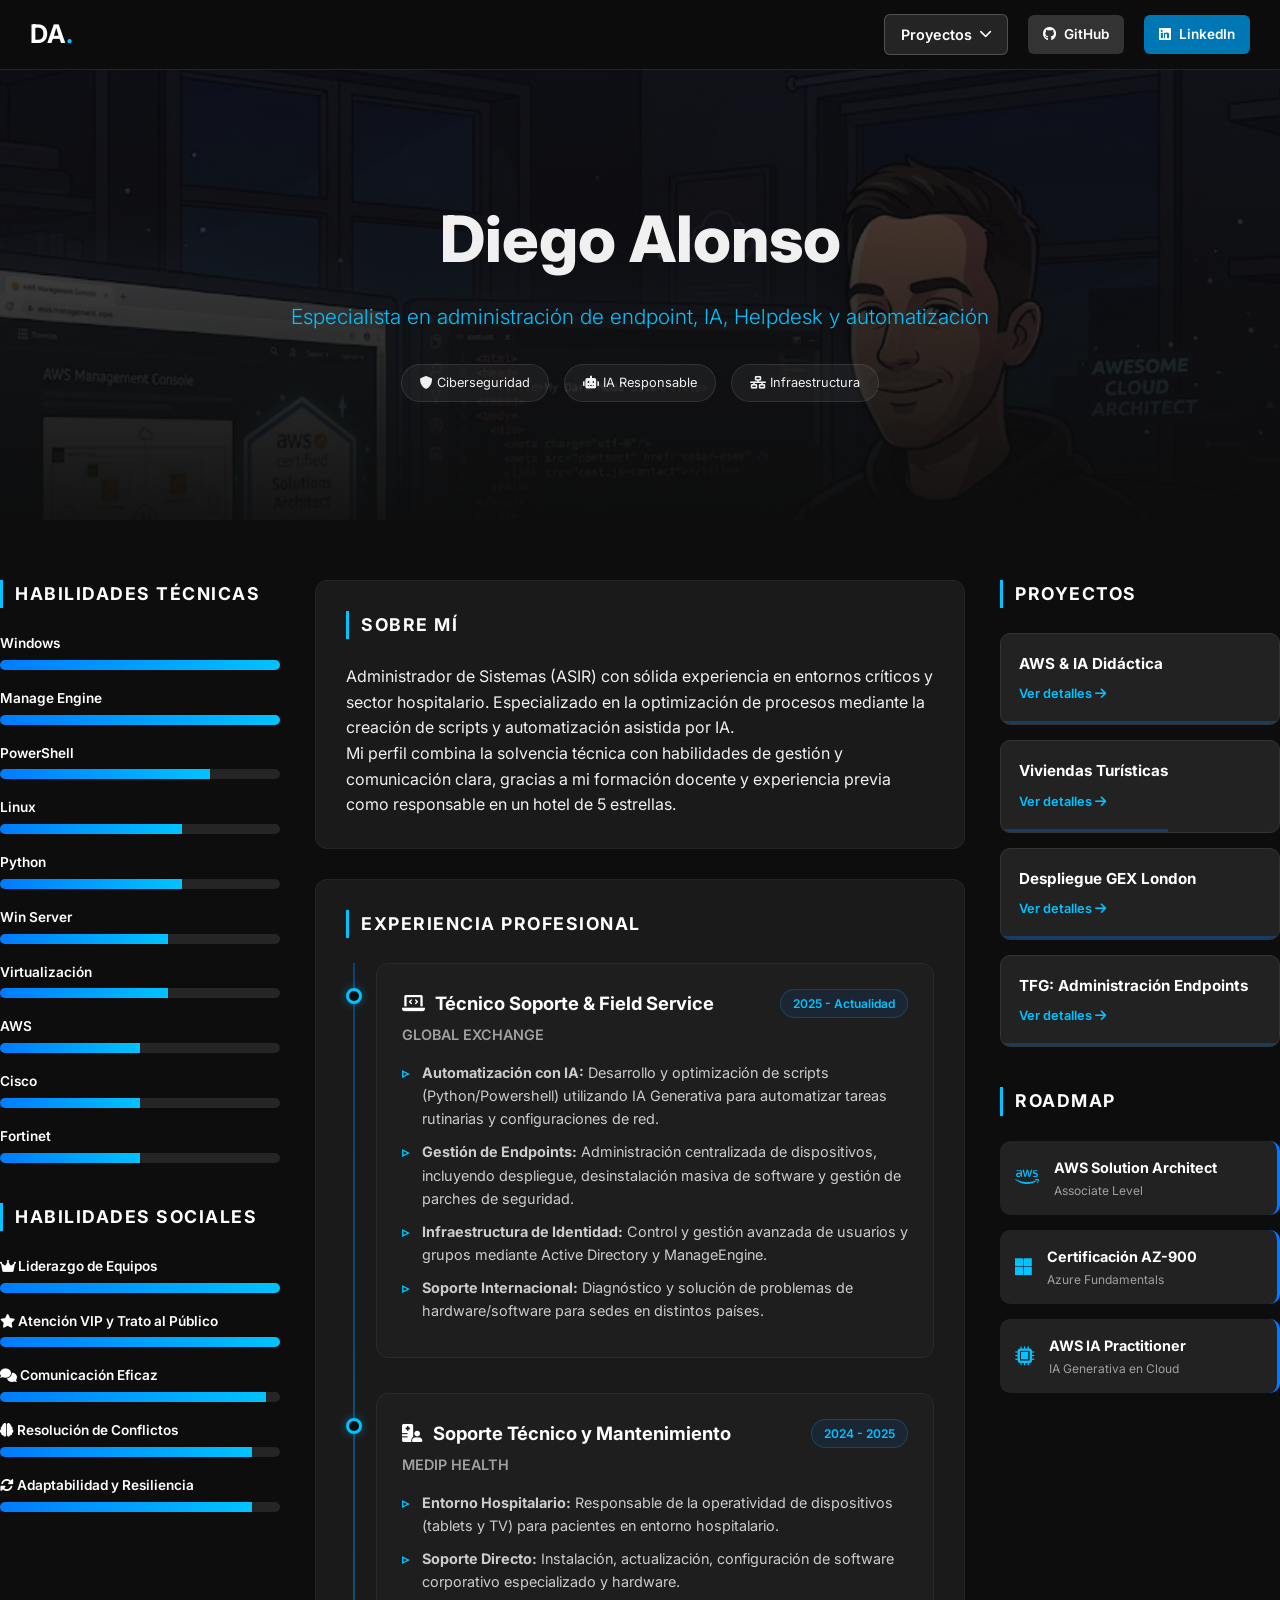
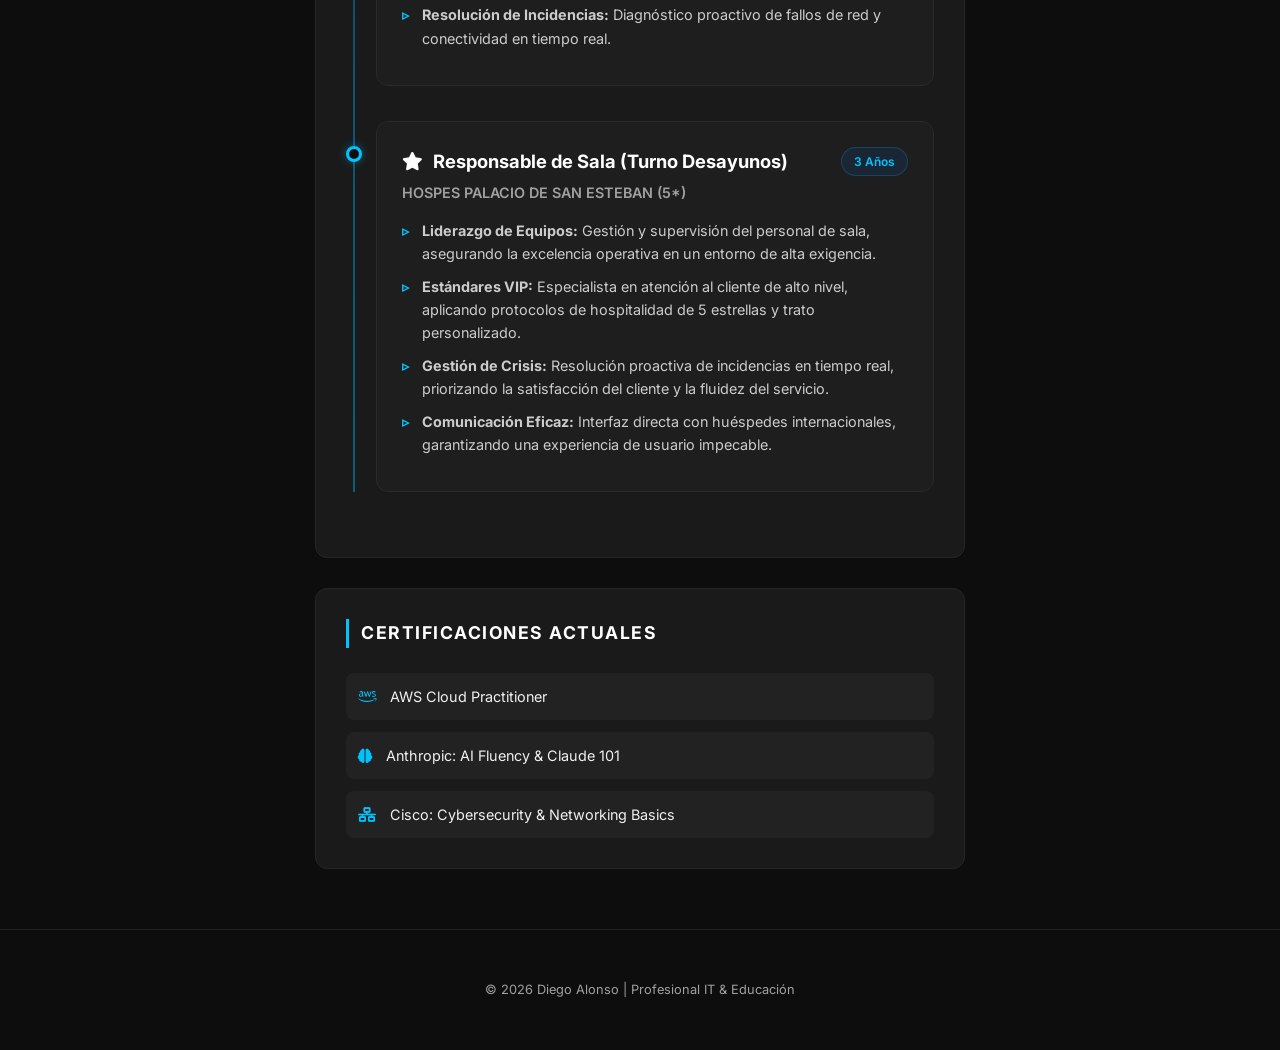
<file: index.html>
<!DOCTYPE html>
<html lang="es">
<head>
    <link rel="icon" type="image/png" href="assets/img/icono-web.png">
    <meta charset="UTF-8">
    <meta name="viewport" content="width=device-width, initial-scale=1.0">
    <title>Diego Alonso Chico| IT Portfolio</title>
    <link rel="stylesheet" href="style.css">
    <link href="https://fonts.googleapis.com/css2?family=Inter:wght@300;400;600;700&display=swap" rel="stylesheet">
    <link rel="stylesheet" href="https://cdnjs.cloudflare.com/ajax/libs/font-awesome/6.0.0/css/all.min.css">
</head>
<body class="dark-mode">

   <nav class="navbar">
        <div class="nav-container container">
            <a href="index.html" class="logo">DA<span>.</span></a>
            <ul class="nav-menu">
                
                <li class="dropdown">
                    <a href="#" class="nav-projects-btn">Proyectos <i class="fas fa-chevron-down"></i></a>
                    <ul class="dropdown-content">
                        <li><a href="proyecto1.html">AWS & IA Didáctica</a></li>
                        <li><a href="proyecto2.html">Viviendas Turísticas</a></li>
                        <li><a href="proyecto3.html">Despliegue GEX London</a></li>
                        <li><a href="proyecto4.html">TFG: Administración Endpoints</a></li>
                    </ul>
                </li>
                
                
                <li>
                    <a href="https://github.com/lonsochico" target="_blank" class="nav-social-btn github">
                        <i class="fab fa-github"></i> GitHub
                    </a>
                </li>
                
                <li>
                    <a href="https://www.linkedin.com/in/diego-alonso-chico-1301a4183" target="_blank" class="nav-social-btn linkedin">
                        <i class="fab fa-linkedin"></i> LinkedIn
                    </a>
                </li>
            </ul>
        </div>
    </nav>

    <header class="hero" style="background-image: linear-gradient(to bottom, rgba(0,0,0,0.2), rgba(0,0,0,0.6)), url('assets/img/fondo-tecnico.jpg');">
        <div class="hero-overlay"></div>
        <div class="hero-content container">
            <h1>Diego Alonso</h1>
            <p class="tagline">Especialista en administración de endpoint, IA, Helpdesk y automatización</p>
            <div class="hero-badges">
                <span><i class="fas fa-shield-alt"></i> Ciberseguridad</span>
                <span><i class="fas fa-robot"></i> IA Responsable</span>
                <span><i class="fas fa-network-wired"></i> Infraestructura</span>
            </div>
        </div>
    </header>

    <main class="main-content-wrapper container">
        
        <aside class="sidebar left-sidebar">
            <h2 class="section-title">Habilidades Técnicas</h2>
            <div class="skills-list">
                <div class="skill-item">
                    <span class="skill-name">Windows</span>
                    <div class="progress-bar">
                        <div class="progress" style="width: 100%;"><span class="skill-percentage">100%</span></div>
                    </div>
                </div>
                <div class="skill-item">
                    <span class="skill-name">Manage Engine</span>
                    <div class="progress-bar">
                        <div class="progress" style="width: 100%;"><span class="skill-percentage">100%</span></div>
                    </div>
                </div>
                <div class="skill-item">
                    <span class="skill-name">PowerShell</span>
                    <div class="progress-bar">
                        <div class="progress" style="width: 75%;"><span class="skill-percentage">75%</span></div>
                    </div>
                </div>
                <div class="skill-item">
                    <span class="skill-name">Linux</span>
                    <div class="progress-bar">
                        <div class="progress" style="width: 65%;"><span class="skill-percentage">65%</span></div>
                    </div>
                </div>
                <div class="skill-item">
                    <span class="skill-name">Python</span>
                    <div class="progress-bar">
                        <div class="progress" style="width: 65%;"><span class="skill-percentage">65%</span></div>
                    </div>
                </div>
                <div class="skill-item">
                    <span class="skill-name">Win Server</span>
                    <div class="progress-bar">
                        <div class="progress" style="width: 60%;"><span class="skill-percentage">60%</span></div>
                    </div>
                </div>
                <div class="skill-item">
                    <span class="skill-name">Virtualización</span>
                    <div class="progress-bar">
                        <div class="progress" style="width: 60%;"><span class="skill-percentage">60%</span></div>
                    </div>
                </div>
                <div class="skill-item">
                    <span class="skill-name">AWS</span>
                    <div class="progress-bar">
                        <div class="progress" style="width: 50%;"><span class="skill-percentage">50%</span></div>
                    </div>
                </div>
                <div class="skill-item">
                    <span class="skill-name">Cisco</span>
                    <div class="progress-bar">
                        <div class="progress" style="width: 50%;"><span class="skill-percentage">50%</span></div>
                    </div>
                </div>
                <div class="skill-item">
                    <span class="skill-name">Fortinet</span>
                    <div class="progress-bar">
                        <div class="progress" style="width: 50%;"><span class="skill-percentage">50%</span></div>
                    </div>
                    <h2 class="section-title" style="margin-top: 40px;">Habilidades Sociales</h2>
                <div class="skills-list">
                    <div class="skill-item">
                        <span class="skill-name"><i class="fas fa-crown"></i> Liderazgo de Equipos</span>
                        <div class="progress-bar">
                            <div class="progress" style="width: 100%;"><span class="skill-percentage">100%</span></div>
                        </div>
                    </div>
                    <div class="skill-item">
                        <span class="skill-name"><i class="fas fa-star"></i> Atención VIP y Trato al Público</span>
                        <div class="progress-bar">
                            <div class="progress" style="width: 100%;"><span class="skill-percentage">100%</span></div>
                        </div>
                    </div>
                    <div class="skill-item">
                        <span class="skill-name"><i class="fas fa-comments"></i> Comunicación Eficaz</span>
                        <div class="progress-bar">
                            <div class="progress" style="width: 95%;"><span class="skill-percentage">95%</span></div>
                        </div>
                    </div>
                    <div class="skill-item">
                        <span class="skill-name"><i class="fas fa-brain"></i> Resolución de Conflictos</span>
                        <div class="progress-bar">
                            <div class="progress" style="width: 90%;"><span class="skill-percentage">90%</span></div>
                        </div>
                    </div>
                    <div class="skill-item">
                        <span class="skill-name"><i class="fas fa-sync-alt"></i> Adaptabilidad y Resiliencia</span>
                        <div class="progress-bar">
                            <div class="progress" style="width: 90%;"><span class="skill-percentage">90%</span></div>
                        </div>
                    </div>
                </div>
                </div>
            </div>
        </aside>

        <section class="main-content">
            
            <div class="card">
                <h2 class="section-title">Sobre Mí</h2>
                <p>Administrador de Sistemas (ASIR) con sólida experiencia en entornos críticos y sector hospitalario. Especializado en la optimización de procesos mediante la creación de scripts y automatización asistida por IA.</p>
                <p>Mi perfil combina la solvencia técnica con habilidades de gestión y comunicación clara, gracias a mi formación docente y experiencia previa como responsable en un hotel de 5 estrellas.</p>
            </div>

            <div class="card">
                <h2 class="section-title">Experiencia Profesional</h2>
                
                <div class="timeline">
                    <div class="timeline-item">
                        <div class="timeline-dot"></div>
                        <div class="timeline-content">
                            <div class="timeline-header">
                                <h4><i class="fas fa-laptop-code"></i> Técnico Soporte & Field Service</h4>
                                <span class="date-badge">2025 - Actualidad</span>
                            </div>
                            <p class="company-name">Global Exchange</p>
                            <ul class="task-list">
                                <li><strong>Automatización con IA:</strong> Desarrollo y optimización de scripts (Python/Powershell) utilizando IA Generativa para automatizar tareas rutinarias y configuraciones de red.</li>
                                <li><strong>Gestión de Endpoints:</strong> Administración centralizada de dispositivos, incluyendo despliegue, desinstalación masiva de software y gestión de parches de seguridad.</li>
                                <li><strong>Infraestructura de Identidad:</strong> Control y gestión avanzada de usuarios y grupos mediante Active Directory y ManageEngine.</li>
                                <li><strong>Soporte Internacional:</strong> Diagnóstico y solución de problemas de hardware/software para sedes en distintos países.</li>
                            </ul>
                        </div>
                    </div>

                    <div class="timeline-item">
                        <div class="timeline-dot"></div>
                        <div class="timeline-content">
                            <div class="timeline-header">
                                <h4><i class="fas fa-hospital-user"></i> Soporte Técnico y Mantenimiento</h4>
                                <span class="date-badge">2024 - 2025</span>
                            </div>
                            <p class="company-name">Medip Health</p>
                            <ul class="task-list">
                                <li><strong>Entorno Hospitalario:</strong> Responsable de la operatividad de dispositivos (tablets y TV) para pacientes en entorno hospitalario.</li>
                                <li><strong>Soporte Directo:</strong> Instalación, actualización, configuración de software corporativo especializado y hardware.</li>
                                <li><strong>Resolución de Incidencias:</strong> Diagnóstico proactivo de fallos de red y conectividad en tiempo real.</li>
                            </ul>
                        </div>
                    </div>
                    <div class="timeline-item">
                        <div class="timeline-dot"></div>
                        <div class="timeline-content">
                            <div class="timeline-header">
                                <h4><i class="fas fa-star"></i> Responsable de Sala (Turno Desayunos)</h4>
                                <span class="date-badge">3 Años</span>
                            </div>
                            <p class="company-name">Hospes Palacio de San Esteban (5*)</p>
                            <ul class="task-list">
                                <li><strong>Liderazgo de Equipos:</strong> Gestión y supervisión del personal de sala, asegurando la excelencia operativa en un entorno de alta exigencia.</li>
                                <li><strong>Estándares VIP:</strong> Especialista en atención al cliente de alto nivel, aplicando protocolos de hospitalidad de 5 estrellas y trato personalizado.</li>
                                <li><strong>Gestión de Crisis:</strong> Resolución proactiva de incidencias en tiempo real, priorizando la satisfacción del cliente y la fluidez del servicio.</li>
                                <li><strong>Comunicación Eficaz:</strong> Interfaz directa con huéspedes internacionales, garantizando una experiencia de usuario impecable.</li>
                            </ul>
                        </div>
                    </div>
                </div>
            </div>

            <div class="card">
                <h2 class="section-title">Certificaciones Actuales</h2>
                <ul class="cert-list">
                    <li><i class="fab fa-aws"></i> AWS Cloud Practitioner</li>
                    <li><i class="fas fa-brain"></i> Anthropic: AI Fluency & Claude 101</li>
                    <li><i class="fas fa-network-wired"></i> Cisco: Cybersecurity & Networking Basics</li>
                </ul>
            </div>
            
        </section>

        <aside class="sidebar right-sidebar">
            
            <div class="sidebar-block">
                <h2 class="section-title">Proyectos</h2>
                <div class="project-nav-list">
                    <a href="proyecto1.html" class="project-nav-card">
                        <div class="project-nav-info">
                            <h4>AWS & IA Didáctica</h4>
                            <div class="project-status">
                                <span class="default-text">Ver detalles <i class="fas fa-arrow-right"></i></span>
                                <span class="hover-text progress-100">Completado: 100%</span>
                            </div>
                        </div>
                        <div class="card-progress-line" style="width: 100%;"></div>
                    </a>
                    
                    <a href="proyecto2.html" class="project-nav-card">
                        <div class="project-nav-info">
                            <h4>Viviendas Turísticas</h4>
                            <div class="project-status">
                                <span class="default-text">Ver detalles <i class="fas fa-arrow-right"></i></span>
                                <span class="hover-text progress-60">En proceso: 60%</span>
                            </div>
                        </div>
                        <div class="card-progress-line" style="width: 60%;"></div>
                    </a>
                    
                    <a href="proyecto3.html" class="project-nav-card">
                        <div class="project-nav-info">
                            <h4>Despliegue GEX London</h4>
                            <div class="project-status">
                                <span class="default-text">Ver detalles <i class="fas fa-arrow-right"></i></span>
                                <span class="hover-text progress-100">Completado: 100%</span>
                            </div>
                        </div>
                        <div class="card-progress-line" style="width: 100%;"></div>
                    </a>
                    <a href="proyecto4.html" class="project-nav-card">
                        <div class="project-nav-info">
                            <h4>TFG: Administración Endpoints</h4>
                            <div class="project-status">
                                <span class="default-text">Ver detalles <i class="fas fa-arrow-right"></i></span>
                                <span class="hover-text progress-100">Completado: 100%</span>
                            </div>
                        </div>
                        <div class="card-progress-line" style="width: 100%;"></div>
                    </a>
                </div>
            </div>

            <div class="sidebar-block roadmap-block">
                <h2 class="section-title">Roadmap</h2>
                <div class="next-steps-list">
                    <div class="step-card">
                        <div class="step-icon"><i class="fab fa-aws"></i></div>
                        <div class="step-info">
                            <h4>AWS Solution Architect</h4>
                            <p>Associate Level</p>
                        </div>
                    </div>
                    <div class="step-card">
                        <div class="step-icon"><i class="fab fa-microsoft"></i></div>
                        <div class="step-info">
                            <h4>Certificación AZ-900</h4>
                            <p>Azure Fundamentals</p>
                        </div>
                    </div>
                    <div class="step-card">
                        <div class="step-icon"><i class="fas fa-microchip"></i></div>
                        <div class="step-info">
                            <h4>AWS IA Practitioner</h4>
                            <p>IA Generativa en Cloud</p>
                        </div>
                    </div>
                </div>
            </div>

        </aside>

    </main>

    <footer>
        <p>&copy; 2026 Diego Alonso | Profesional IT & Educación</p>
    </footer>

</body>
</html>
</file>
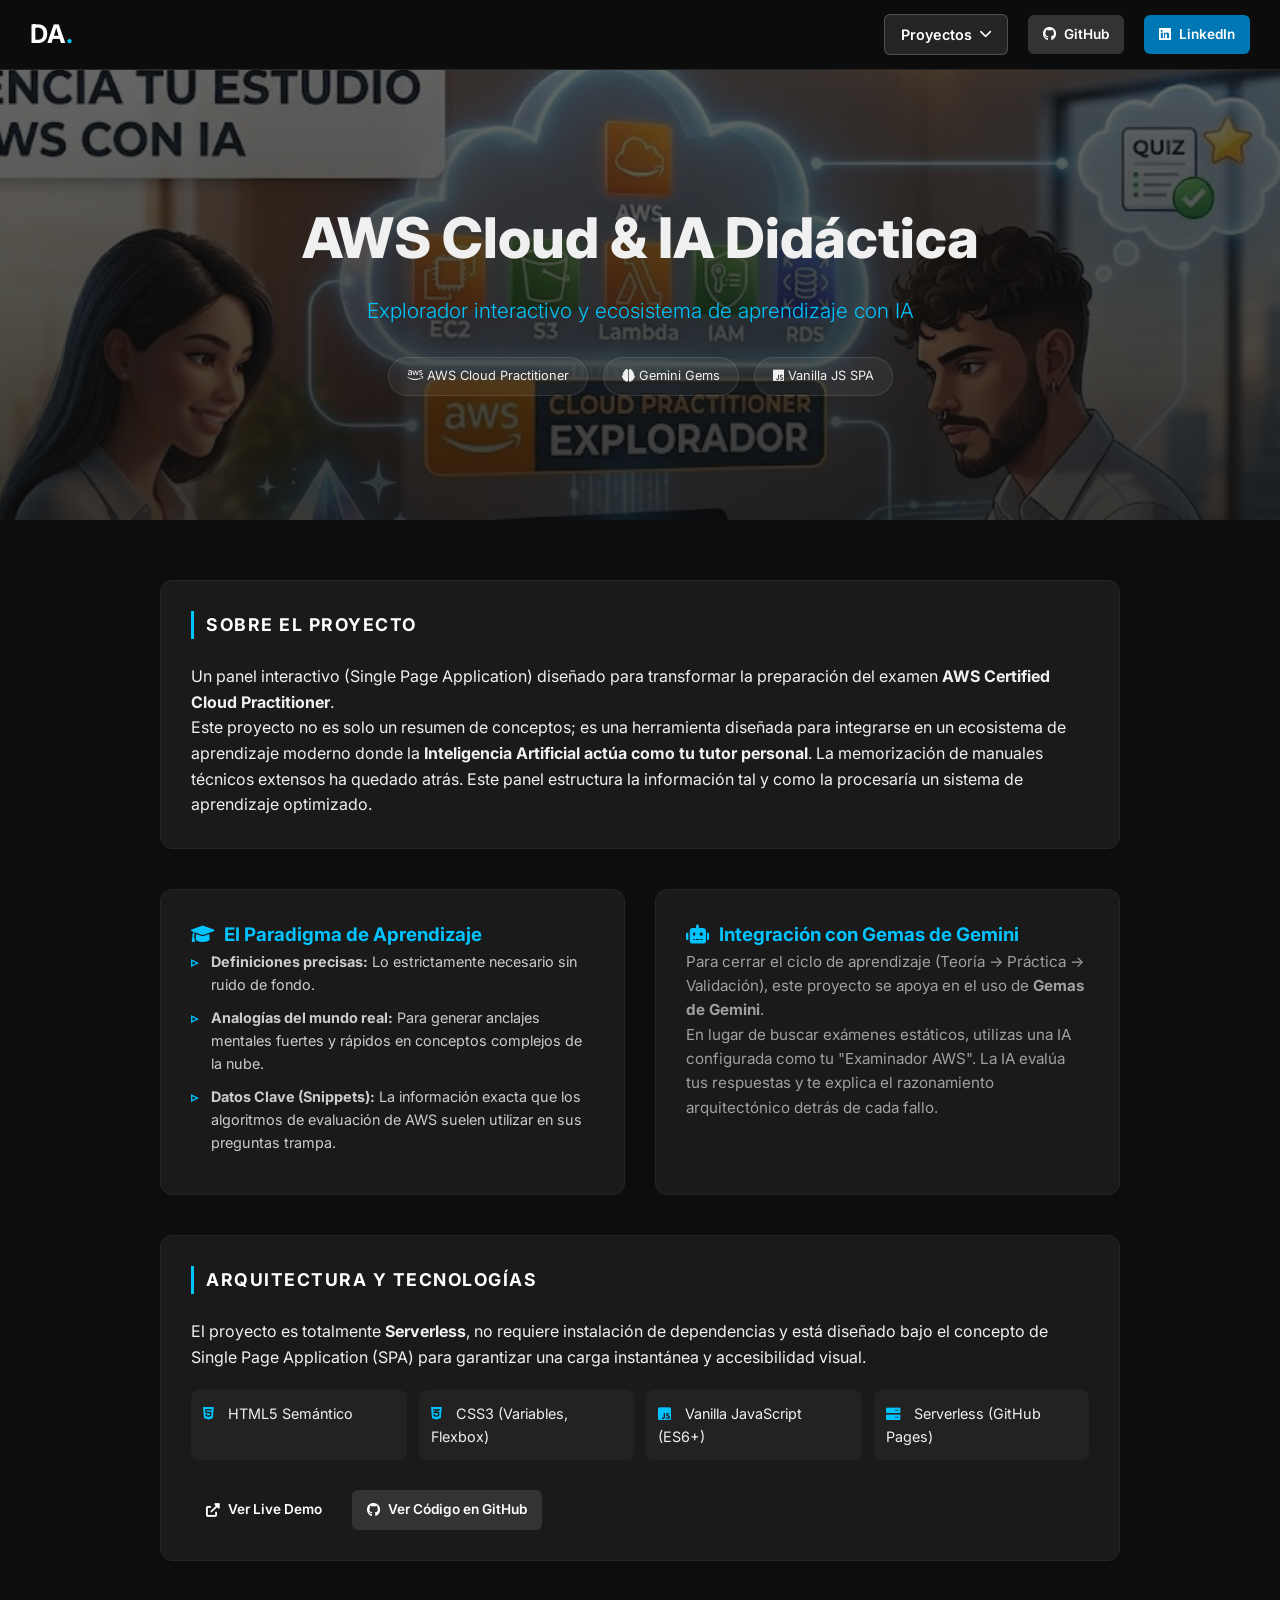
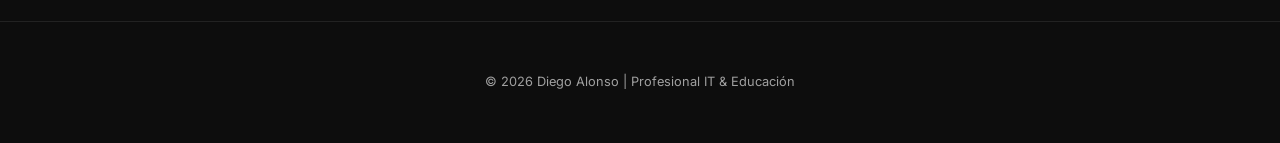
<file: proyecto1.html>
<!DOCTYPE html>
<html lang="es">
<head>
    <link rel="icon" type="image/png" href="assets/img/icono-web.png">
    <meta charset="UTF-8">
    <meta name="viewport" content="width=device-width, initial-scale=1.0">
    <title>AWS & IA Didáctica | Diego Alonso</title>
    <link rel="stylesheet" href="style.css">
    <link href="https://fonts.googleapis.com/css2?family=Inter:wght@300;400;600;700&display=swap" rel="stylesheet">
    <link rel="stylesheet" href="https://cdnjs.cloudflare.com/ajax/libs/font-awesome/6.0.0/css/all.min.css">
</head>
<body class="dark-mode">

    <nav class="navbar">
        <div class="nav-container container">
            <a href="index.html" class="logo">DA<span>.</span></a>
            <ul class="nav-menu">
                
                 <li class="dropdown">
                    <a href="#" class="nav-projects-btn">Proyectos <i class="fas fa-chevron-down"></i></a>
                    <ul class="dropdown-content">
                        <li><a href="proyecto1.html">AWS & IA Didáctica</a></li>
                        <li><a href="proyecto2.html">Viviendas Turísticas</a></li>
                        <li><a href="proyecto3.html">Despliegue GEX London</a></li>
                        <li><a href="proyecto4.html">TFG: Administración Endpoints</a></li>
                    </ul>
                </li>
                
                <li>
                    <a href="https://github.com/lonsochico" target="_blank" class="nav-social-btn github">
                        <i class="fab fa-github"></i> GitHub
                    </a>
                </li>
                
                <li>
                    <a href="https://www.linkedin.com/in/diego-alonso-chico-1301a4183" target="_blank" class="nav-social-btn linkedin">
                        <i class="fab fa-linkedin"></i> LinkedIn
                    </a>
                </li>
            </ul>
        </div>
    </nav>

    <header class="hero" style="background-image: linear-gradient(to bottom, rgba(13,13,13,0.6), rgba(13,13,13,0.98)), url('assets/img/fondo-aws.jpg');">
        <div class="hero-content container">
            <h1 style="font-size: 3.5rem;">AWS Cloud & IA Didáctica</h1>
            <p class="tagline">Explorador interactivo y ecosistema de aprendizaje con IA</p>
            <div class="hero-badges">
                <span><i class="fab fa-aws"></i> AWS Cloud Practitioner</span>
                <span><i class="fas fa-brain"></i> Gemini Gems</span>
                <span><i class="fab fa-js"></i> Vanilla JS SPA</span>
            </div>
        </div>
    </header>

    <main class="container" style="max-width: 1000px; padding: 60px 20px;">
        
        <div class="card" style="margin-bottom: 40px;">
            <h2 class="section-title">Sobre el Proyecto</h2>
            <p>Un panel interactivo (Single Page Application) diseñado para transformar la preparación del examen <strong>AWS Certified Cloud Practitioner</strong>.</p>
            <p>Este proyecto no es solo un resumen de conceptos; es una herramienta diseñada para integrarse en un ecosistema de aprendizaje moderno donde la <strong>Inteligencia Artificial actúa como tu tutor personal</strong>. La memorización de manuales técnicos extensos ha quedado atrás. Este panel estructura la información tal y como la procesaría un sistema de aprendizaje optimizado.</p>
        </div>

        <div style="display: grid; grid-template-columns: repeat(auto-fit, minmax(300px, 1fr)); gap: 30px; margin-bottom: 40px;">
            
            <div class="card" style="margin-bottom: 0;">
                <h3 style="color: var(--accent); margin-top: 0; display: flex; align-items: center; gap: 10px;">
                    <i class="fas fa-graduation-cap"></i> El Paradigma de Aprendizaje
                </h3>
                <ul class="task-list">
                    <li><strong>Definiciones precisas:</strong> Lo estrictamente necesario sin ruido de fondo.</li>
                    <li><strong>Analogías del mundo real:</strong> Para generar anclajes mentales fuertes y rápidos en conceptos complejos de la nube.</li>
                    <li><strong>Datos Clave (Snippets):</strong> La información exacta que los algoritmos de evaluación de AWS suelen utilizar en sus preguntas trampa.</li>
                </ul>
            </div>

            <div class="card" style="margin-bottom: 0;">
                <h3 style="color: var(--accent); margin-top: 0; display: flex; align-items: center; gap: 10px;">
                    <i class="fas fa-robot"></i> Integración con Gemas de Gemini
                </h3>
                <p style="font-size: 0.95rem; color: var(--text-dim);">Para cerrar el ciclo de aprendizaje (Teoría → Práctica → Validación), este proyecto se apoya en el uso de <strong>Gemas de Gemini</strong>.</p>
                <p style="font-size: 0.95rem; color: var(--text-dim);">En lugar de buscar exámenes estáticos, utilizas una IA configurada como tu "Examinador AWS". La IA evalúa tus respuestas y te explica el razonamiento arquitectónico detrás de cada fallo.</p>
            </div>

        </div>

        <div class="card">
            <h2 class="section-title">Arquitectura y Tecnologías</h2>
            <p>El proyecto es totalmente <strong>Serverless</strong>, no requiere instalación de dependencias y está diseñado bajo el concepto de Single Page Application (SPA) para garantizar una carga instantánea y accesibilidad visual.</p>
            
            <ul class="cert-list" style="grid-template-columns: repeat(auto-fit, minmax(200px, 1fr)); margin-top: 20px; margin-bottom: 30px;">
                <li><i class="fab fa-html5"></i> HTML5 Semántico</li>
                <li><i class="fab fa-css3-alt"></i> CSS3 (Variables, Flexbox)</li>
                <li><i class="fab fa-js-square"></i> Vanilla JavaScript (ES6+)</li>
                <li><i class="fas fa-server"></i> Serverless (GitHub Pages)</li>
            </ul>

            <div style="display: flex; gap: 15px; flex-wrap: wrap; margin-top: 30px;">
               <a href="https://lonsochico.github.io/practitioner-review.md/" target="_blank" class="nav-social-btn">
                    <i class="fas fa-external-link-alt"></i> Ver Live Demo
                </a>

                <a href="https://github.com/lonsochico" target="_blank" class="nav-social-btn github">
                    <i class="fab fa-github"></i> Ver Código en GitHub
                </a>
            </div>
        </div>

    </main>

    <footer>
        <p>&copy; 2026 Diego Alonso | Profesional IT & Educación</p>
    </footer>

</body>
</html>
</file>
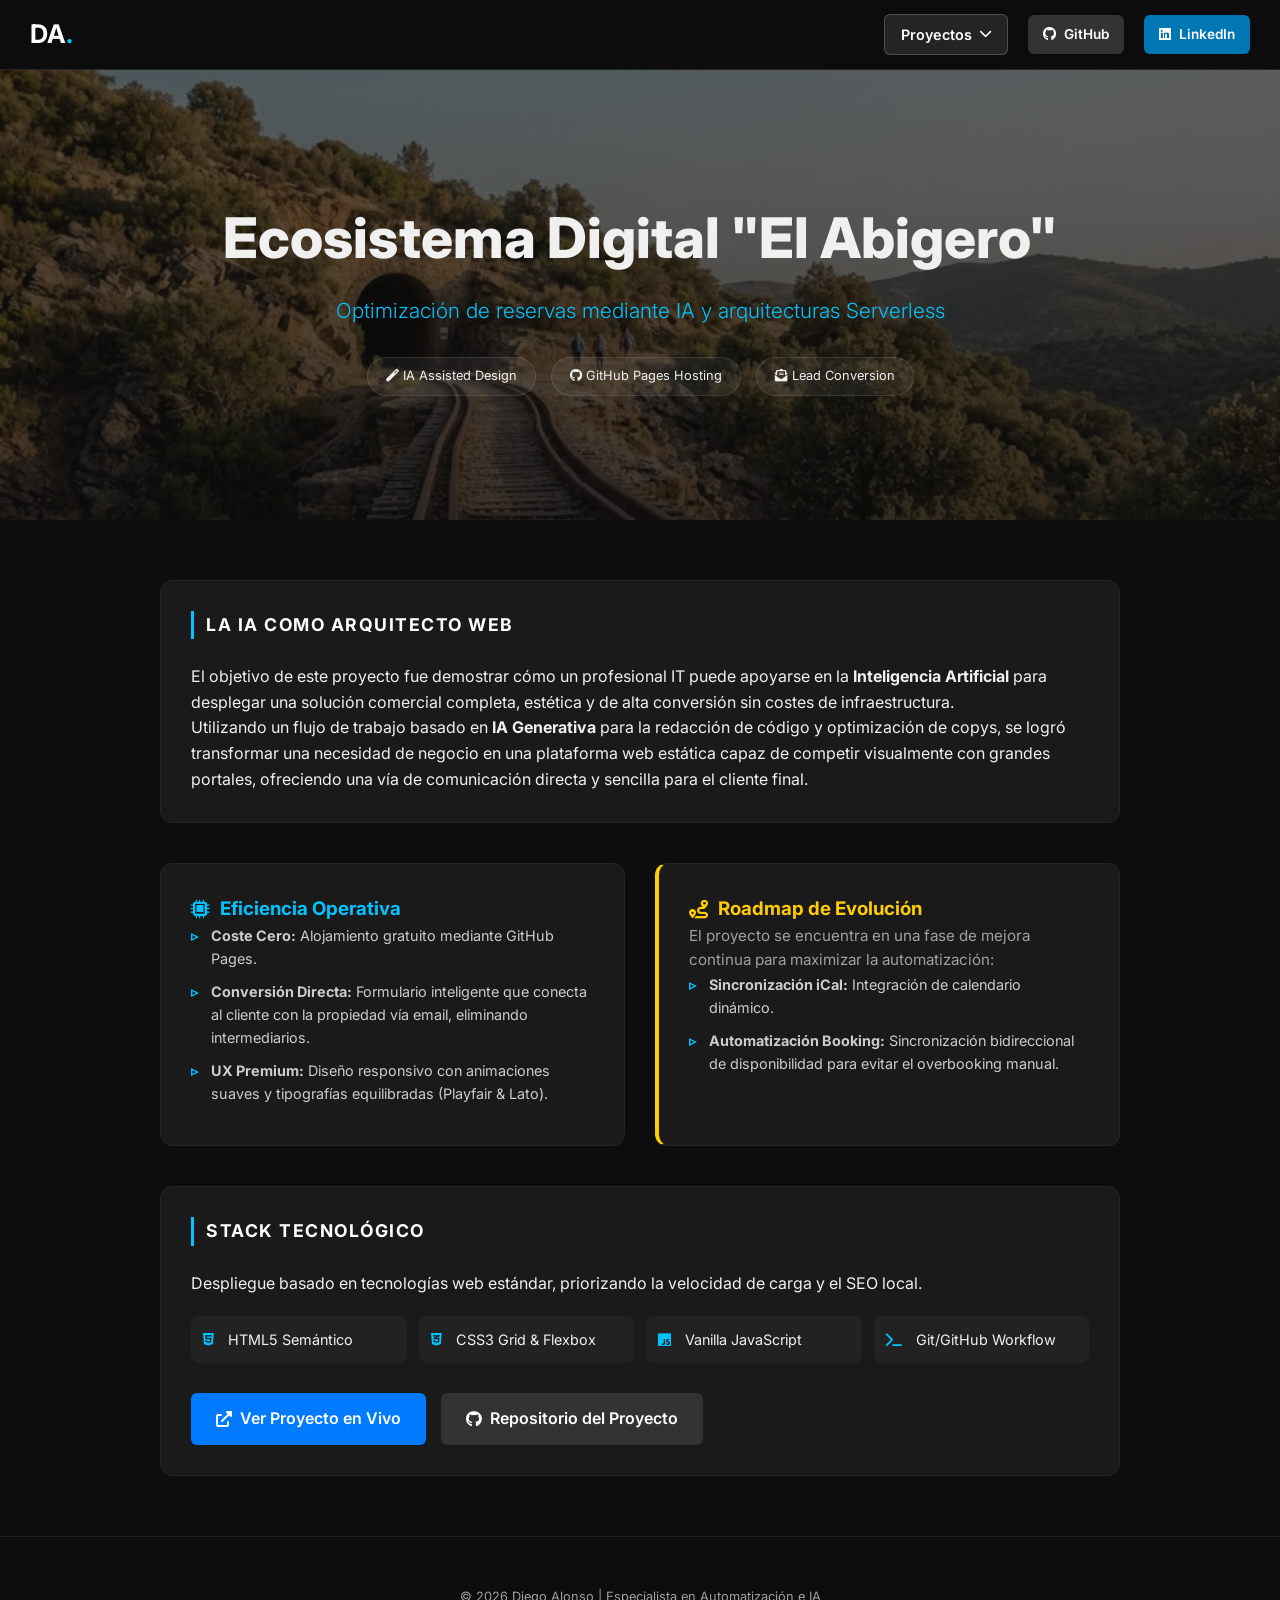
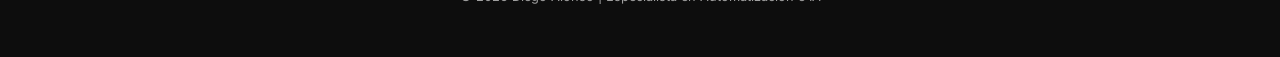
<file: proyecto2.html>
<!DOCTYPE html>
<html lang="es">
<head>
    <link rel="icon" type="image/png" href="assets/img/icono-web.png">
    <meta charset="UTF-8">
    <meta name="viewport" content="width=device-width, initial-scale=1.0">
    <title>Despliegue Web Turística | Diego Alonso</title>
    <link rel="stylesheet" href="style.css">
    <link href="https://fonts.googleapis.com/css2?family=Inter:wght@300;400;600;700&display=swap" rel="stylesheet">
    <link rel="stylesheet" href="https://cdnjs.cloudflare.com/ajax/libs/font-awesome/6.0.0/css/all.min.css">
</head>
<body class="dark-mode">

    <nav class="navbar">
        <div class="nav-container container">
            <a href="index.html" class="logo">DA<span>.</span></a>
            <ul class="nav-menu">
                 <li class="dropdown">
                    <a href="#" class="nav-projects-btn">Proyectos <i class="fas fa-chevron-down"></i></a>
                    <ul class="dropdown-content">
                        <li><a href="proyecto1.html">AWS & IA Didáctica</a></li>
                        <li><a href="proyecto2.html">Viviendas Turísticas</a></li>
                        <li><a href="proyecto3.html">Despliegue GEX London</a></li>
                        <li><a href="proyecto4.html">TFG: Administración Endpoints</a></li>
                    </ul>
                </li>
                <li>
                    <a href="https://github.com/lonsochico" target="_blank" class="nav-social-btn github">
                        <i class="fab fa-github"></i> GitHub
                    </a>
                </li>
                <li>
                    <a href="https://www.linkedin.com/in/diego-alonso-chico-1301a4183" target="_blank" class="nav-social-btn linkedin">
                        <i class="fab fa-linkedin"></i> LinkedIn
                    </a>
                </li>
            </ul>
        </div>
    </nav>

    <header class="hero" style="background-image: linear-gradient(to bottom, rgba(13,13,13,0.6), rgba(13,13,13,0.95)), url('assets/img/tren.png');">
        <div class="hero-content container">
            <h1 style="font-size: 3.5rem;">Ecosistema Digital "El Abigero"</h1>
            <p class="tagline">Optimización de reservas mediante IA y arquitecturas Serverless</p>
            <div class="hero-badges">
                <span><i class="fas fa-magic"></i> IA Assisted Design</span>
                <span><i class="fab fa-github"></i> GitHub Pages Hosting</span>
                <span><i class="fas fa-envelope-open-text"></i> Lead Conversion</span>
            </div>
        </div>
    </header>

    <main class="container" style="max-width: 1000px; padding: 60px 20px;">
        
        <div class="card" style="margin-bottom: 40px;">
            <h2 class="section-title">La IA como Arquitecto Web</h2>
            <p>El objetivo de este proyecto fue demostrar cómo un profesional IT puede apoyarse en la <strong>Inteligencia Artificial</strong> para desplegar una solución comercial completa, estética y de alta conversión sin costes de infraestructura.</p>
            <p>Utilizando un flujo de trabajo basado en <strong>IA Generativa</strong> para la redacción de código y optimización de copys, se logró transformar una necesidad de negocio en una plataforma web estática capaz de competir visualmente con grandes portales, ofreciendo una vía de comunicación directa y sencilla para el cliente final.</p>
        </div>

        <div style="display: grid; grid-template-columns: repeat(auto-fit, minmax(300px, 1fr)); gap: 30px; margin-bottom: 40px;">
            
            <div class="card" style="margin-bottom: 0;">
                <h3 style="color: var(--accent); margin-top: 0; display: flex; align-items: center; gap: 10px;">
                    <i class="fas fa-microchip"></i> Eficiencia Operativa
                </h3>
                <ul class="task-list">
                    <li><strong>Coste Cero:</strong> Alojamiento gratuito mediante GitHub Pages.</li>
                    <li><strong>Conversión Directa:</strong> Formulario inteligente que conecta al cliente con la propiedad vía email, eliminando intermediarios.</li>
                    <li><strong>UX Premium:</strong> Diseño responsivo con animaciones suaves y tipografías equilibradas (Playfair & Lato).</li>
                </ul>
            </div>

            <div class="card" style="margin-bottom: 0; border-left: 4px solid var(--accent-warning);">
                <h3 style="color: var(--accent-warning); margin-top: 0; display: flex; align-items: center; gap: 10px;">
                    <i class="fas fa-route"></i> Roadmap de Evolución
                </h3>
                <p style="font-size: 0.95rem; color: var(--text-dim);">El proyecto se encuentra en una fase de mejora continua para maximizar la automatización:</p>
                <ul class="task-list">
                    <li><strong>Sincronización iCal:</strong> Integración de calendario dinámico.</li>
                    <li><strong>Automatización Booking:</strong> Sincronización bidireccional de disponibilidad para evitar el overbooking manual.</li>
                </ul>
            </div>

        </div>

        <div class="card">
            <h2 class="section-title">Stack Tecnológico</h2>
            <p>Despliegue basado en tecnologías web estándar, priorizando la velocidad de carga y el SEO local.</p>
            
            <ul class="cert-list" style="grid-template-columns: repeat(auto-fit, minmax(200px, 1fr)); margin-top: 20px; margin-bottom: 30px;">
                <li><i class="fab fa-html5"></i> HTML5 Semántico</li>
                <li><i class="fab fa-css3-alt"></i> CSS3 Grid & Flexbox</li>
                <li><i class="fab fa-js"></i> Vanilla JavaScript</li>
                <li><i class="fas fa-terminal"></i> Git/GitHub Workflow</li>
            </ul>

            <div style="display: flex; gap: 15px; flex-wrap: wrap; margin-top: 30px;">
                <a href="https://lonsochico.github.io/ViviendasDeUsoTuristico/" target="_blank" class="nav-social-btn" style="background-color: var(--primary); padding: 12px 24px !important; font-size: 1rem !important;">
                    <i class="fas fa-external-link-alt"></i> Ver Proyecto en Vivo
                </a>
                <a href="https://github.com/lonsochico/ViviendasDeUsoTuristico" target="_blank" class="nav-social-btn github" style="padding: 12px 24px !important; font-size: 1rem !important;">
                    <i class="fab fa-github"></i> Repositorio del Proyecto
                </a>
            </div>
        </div>

    </main>

    <footer>
        <p>&copy; 2026 Diego Alonso | Especialista en Automatización e IA</p>
    </footer>

</body>
</html>
</file>
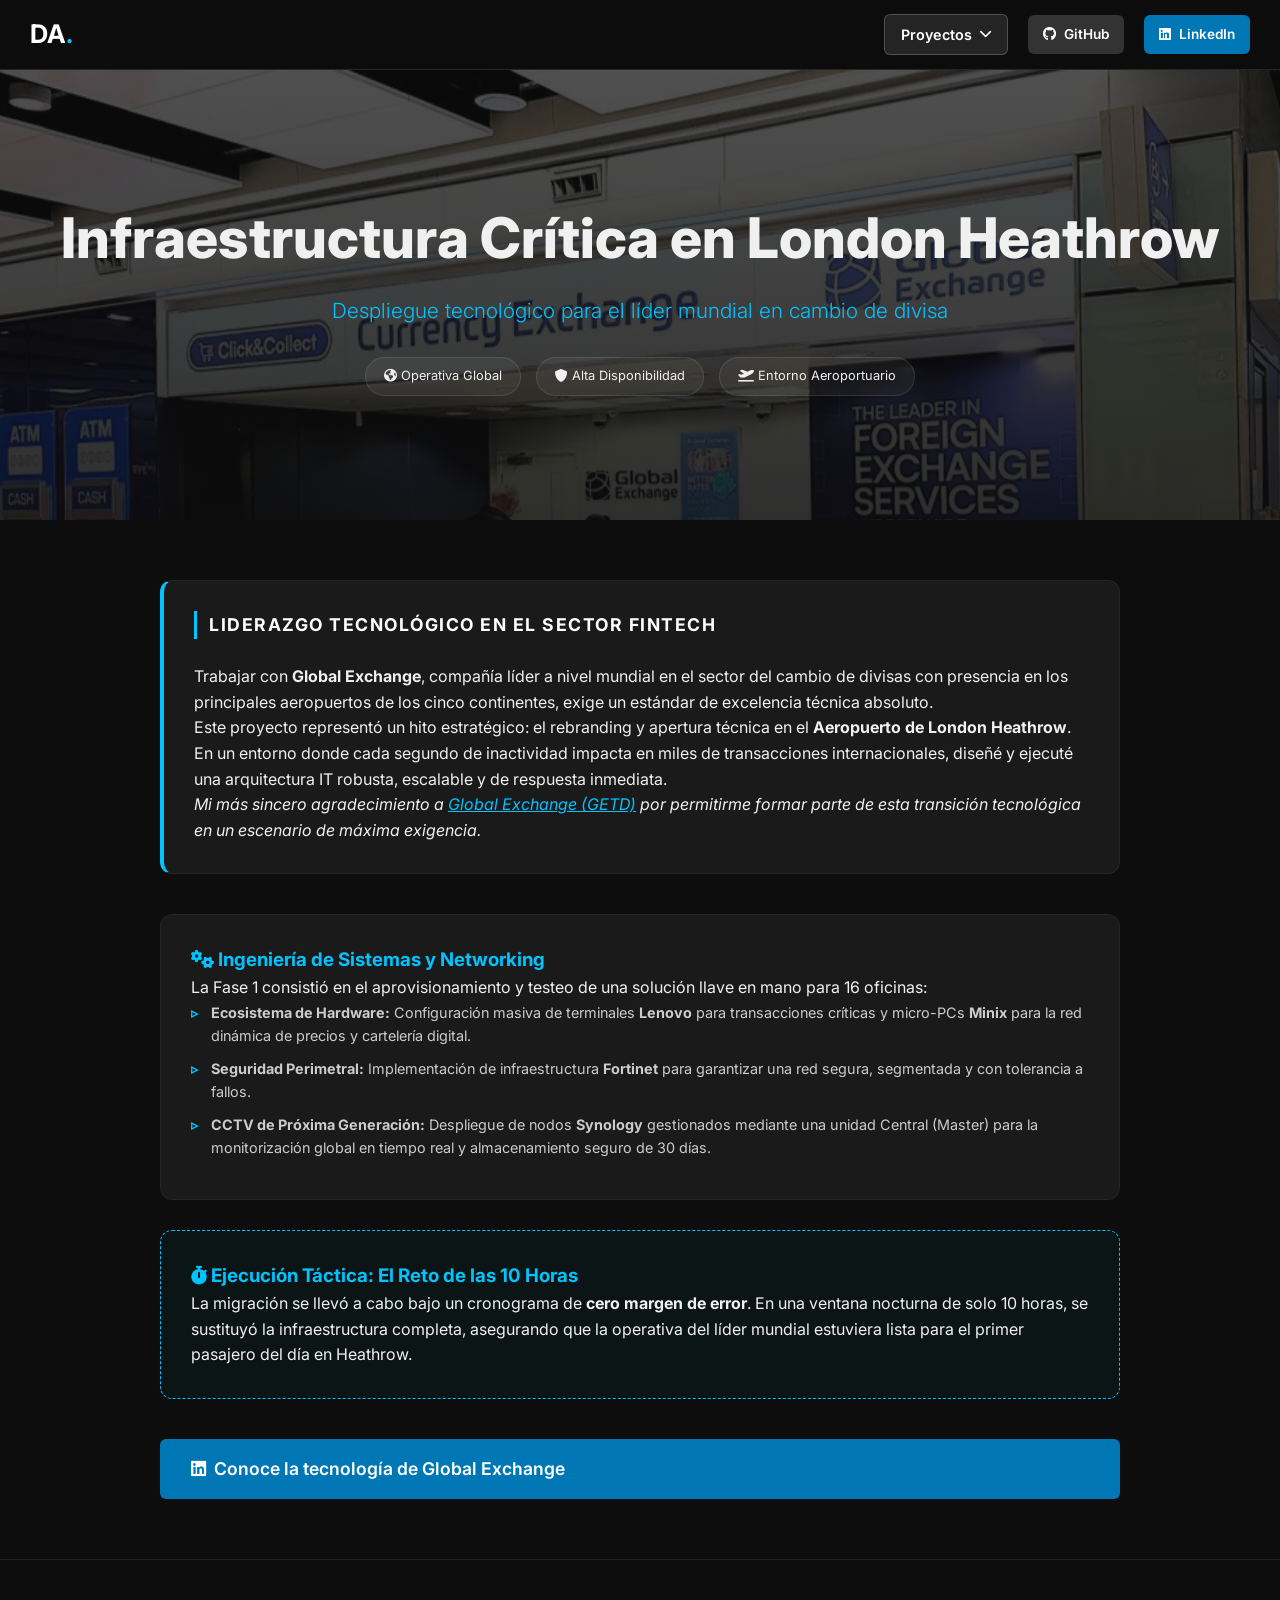
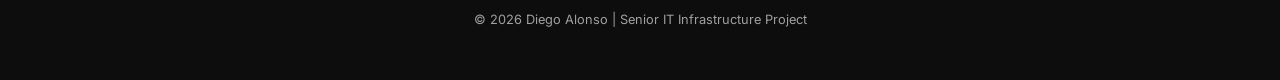
<file: proyecto3.html>
<!DOCTYPE html>
<html lang="es">
<head>
    <link rel="icon" type="image/png" href="assets/img/icono-web.png">
    <meta charset="UTF-8">
    <meta name="viewport" content="width=device-width, initial-scale=1.0">
    <title>Caso de Éxito: London Heathrow | Diego Alonso</title>
    <link rel="stylesheet" href="style.css">
    <link href="https://fonts.googleapis.com/css2?family=Inter:wght@300;400;600;700&display=swap" rel="stylesheet">
    <link rel="stylesheet" href="https://cdnjs.cloudflare.com/ajax/libs/font-awesome/6.0.0/css/all.min.css">
</head>
<body class="dark-mode">

    <nav class="navbar">
        <div class="nav-container container">
            <a href="index.html" class="logo">DA<span>.</span></a>
            <ul class="nav-menu">
                 <li class="dropdown">
                    <a href="#" class="nav-projects-btn">Proyectos <i class="fas fa-chevron-down"></i></a>
                    <ul class="dropdown-content">
                        <li><a href="proyecto1.html">AWS & IA Didáctica</a></li>
                        <li><a href="proyecto2.html">Viviendas Turísticas</a></li>
                        <li><a href="proyecto3.html">Despliegue GEX London</a></li>
                        <li><a href="proyecto4.html">TFG: Administración Endpoints</a></li>
                    </ul>
                </li>
                <li><a href="https://github.com/lonsochico" target="_blank" class="nav-social-btn github"><i class="fab fa-github"></i> GitHub</a></li>
                <li><a href="https://www.linkedin.com/in/diego-alonso-chico-1301a4183" target="_blank" class="nav-social-btn linkedin"><i class="fab fa-linkedin"></i> LinkedIn</a></li>
            </ul>
        </div>
    </nav>

    <header class="hero" style="background-image: linear-gradient(to bottom, rgba(13,13,13,0.7), rgba(13,13,13,0.98)), url('assets/img/GEX-London.jpg');">
        <div class="hero-content container">
            <h1 style="font-size: 3.5rem;">Infraestructura Crítica en London Heathrow</h1>
            <p class="tagline">Despliegue tecnológico para el líder mundial en cambio de divisa</p>
            <div class="hero-badges">
                <span><i class="fas fa-globe-americas"></i> Operativa Global</span>
                <span><i class="fas fa-shield-alt"></i> Alta Disponibilidad</span>
                <span><i class="fas fa-plane-departure"></i> Entorno Aeroportuario</span>
            </div>
        </div>
    </header>

    <main class="container" style="max-width: 1000px; padding: 60px 20px;">
        
        <div class="card" style="margin-bottom: 40px; border-left: 4px solid var(--accent);">
            <h2 class="section-title">Liderazgo Tecnológico en el Sector Fintech</h2>
            <p>Trabajar con <strong>Global Exchange</strong>, compañía líder a nivel mundial en el sector del cambio de divisas con presencia en los principales aeropuertos de los cinco continentes, exige un estándar de excelencia técnica absoluto.</p>
            <p>Este proyecto representó un hito estratégico: el rebranding y apertura técnica en el <strong>Aeropuerto de London Heathrow</strong>. En un entorno donde cada segundo de inactividad impacta en miles de transacciones internacionales, diseñé y ejecuté una arquitectura IT robusta, escalable y de respuesta inmediata.</p>
            <p><em>Mi más sincero agradecimiento a <a href="https://www.linkedin.com/company/getd-global-exchange-tecnologias-digitales/" target="_blank" style="color: var(--accent); text-decoration: underline;">Global Exchange (GETD)</a> por permitirme formar parte de esta transición tecnológica en un escenario de máxima exigencia.</em></p>
        </div>

        <div style="display: flex; flex-direction: column; gap: 30px; margin-bottom: 40px;">
            
            <div class="card" style="margin-bottom: 0;">
                <h3 style="color: var(--accent); margin-top: 0;"><i class="fas fa-cogs"></i> Ingeniería de Sistemas y Networking</h3>
                <p>La Fase 1 consistió en el aprovisionamiento y testeo de una solución llave en mano para 16 oficinas:</p>
                <ul class="task-list">
                    <li><strong>Ecosistema de Hardware:</strong> Configuración masiva de terminales <strong>Lenovo</strong> para transacciones críticas y micro-PCs <strong>Minix</strong> para la red dinámica de precios y cartelería digital.</li>
                    <li><strong>Seguridad Perimetral:</strong> Implementación de infraestructura <strong>Fortinet</strong> para garantizar una red segura, segmentada y con tolerancia a fallos.</li>
                    <li><strong>CCTV de Próxima Generación:</strong> Despliegue de nodos <strong>Synology</strong> gestionados mediante una unidad Central (Master) para la monitorización global en tiempo real y almacenamiento seguro de 30 días.</li>
                </ul>
            </div>

            <div class="card" style="margin-bottom: 0; background-color: rgba(0, 173, 181, 0.05); border: 1px dashed var(--accent);">
                <h3 style="color: var(--accent); margin-top: 0;"><i class="fas fa-stopwatch"></i> Ejecución Táctica: El Reto de las 10 Horas</h3>
                <p>La migración se llevó a cabo bajo un cronograma de <strong>cero margen de error</strong>. En una ventana nocturna de solo 10 horas, se sustituyó la infraestructura completa, asegurando que la operativa del líder mundial estuviera lista para el primer pasajero del día en Heathrow.</p>
            </div>

        </div>

        <div style="text-align: center; margin-top: 40px;">
            <a href="https://www.linkedin.com/company/getd-global-exchange-tecnologias-digitales/" target="_blank" class="nav-social-btn linkedin" style="padding: 15px 30px !important; font-size: 1.1rem !important;">
                <i class="fab fa-linkedin"></i> Conoce la tecnología de Global Exchange
            </a>
        </div>

    </main>

    <footer>
        <p>&copy; 2026 Diego Alonso | Senior IT Infrastructure Project</p>
    </footer>

</body>
</html>
</file>
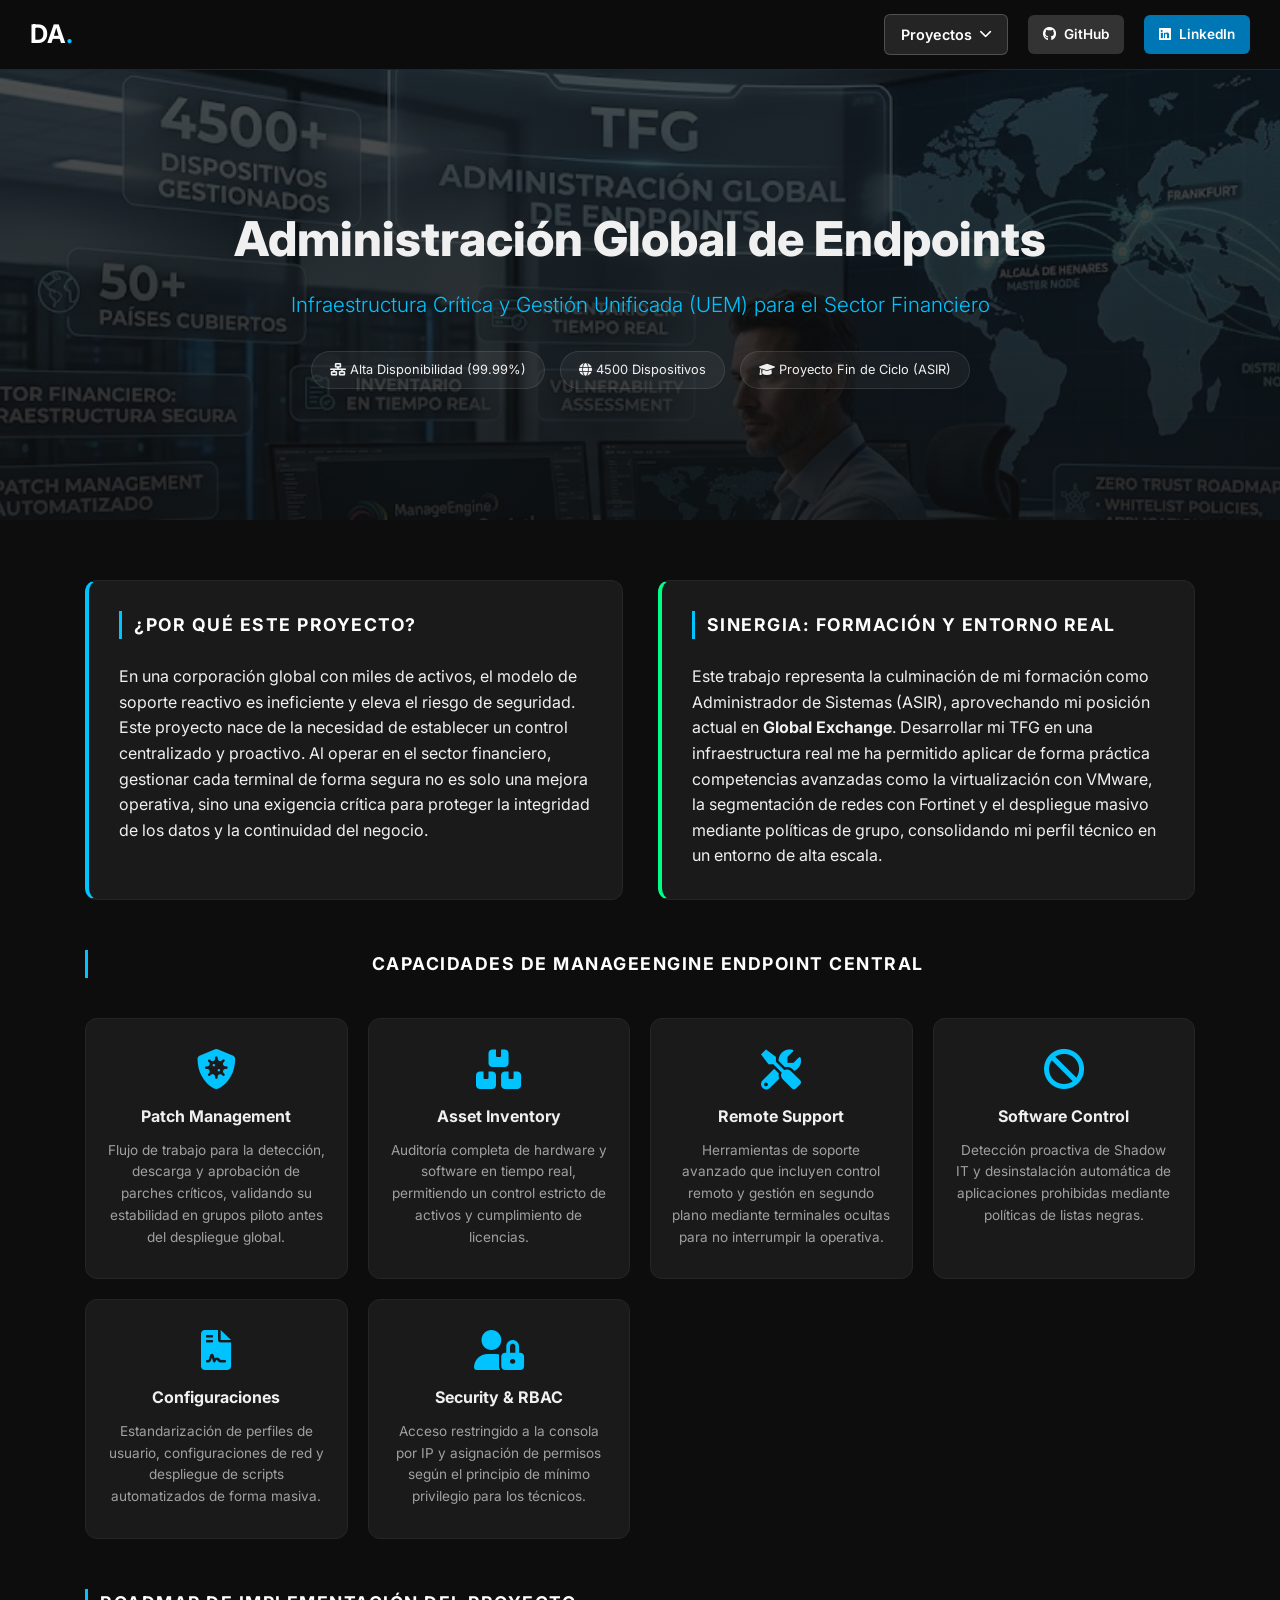
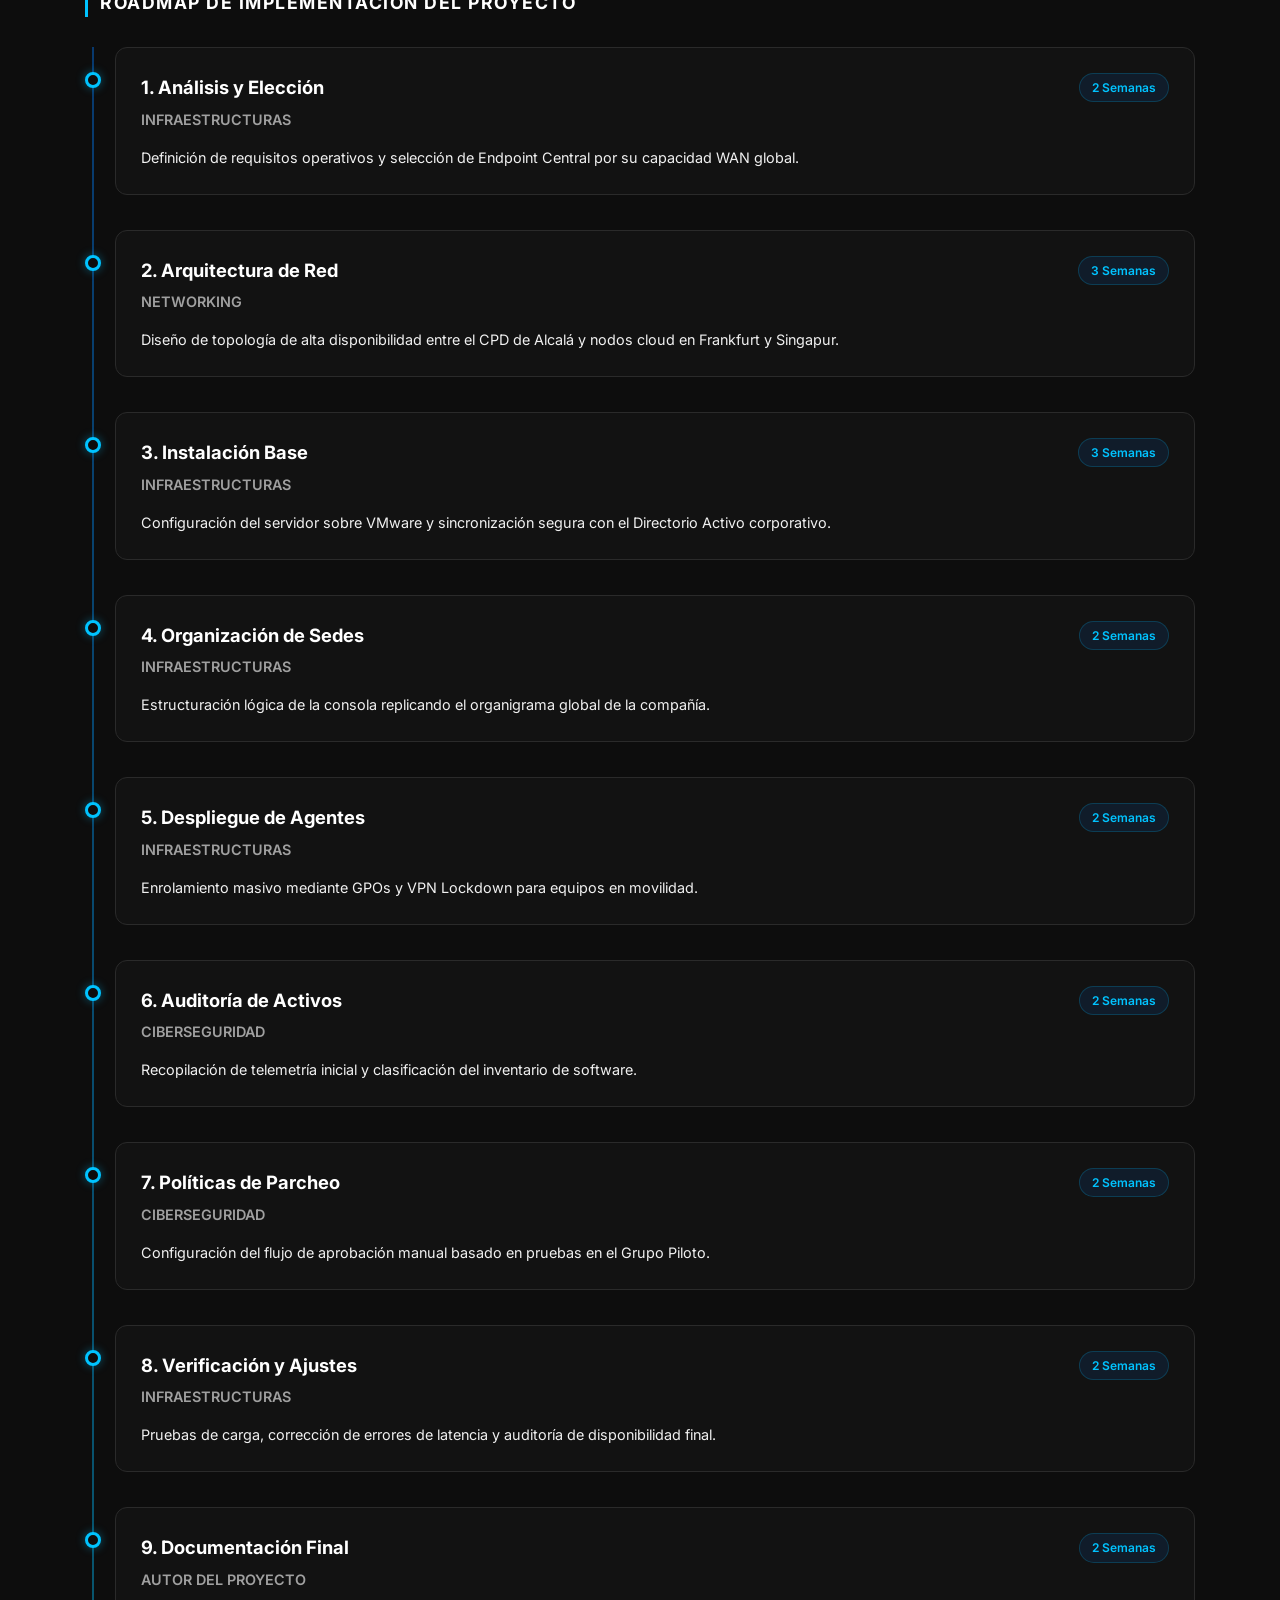
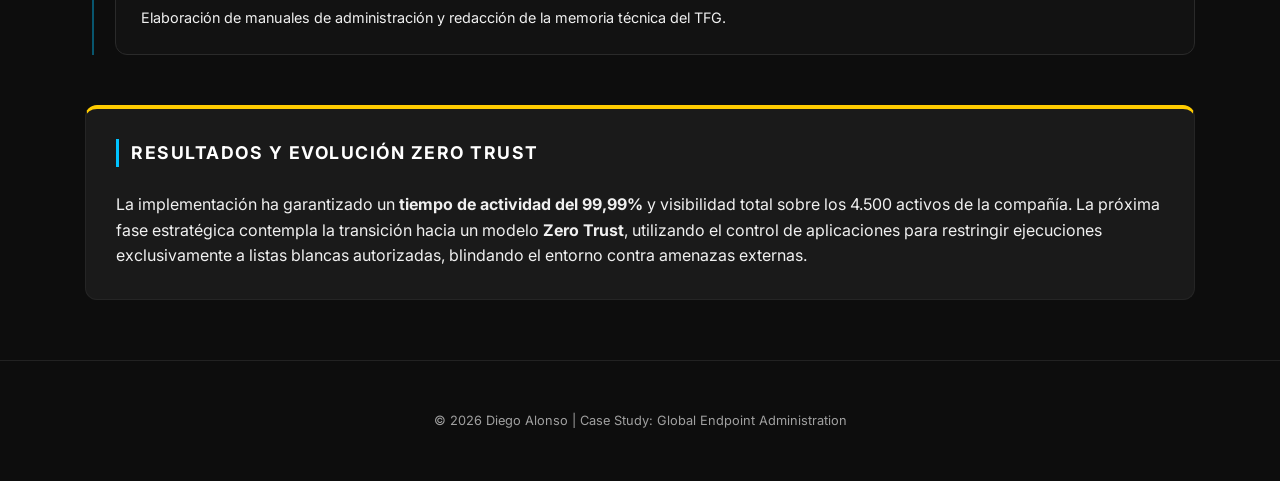
<file: proyecto4.html>
<!DOCTYPE html>
<html lang="es">
<head>
    <link rel="icon" type="image/png" href="assets/img/icono-web.png">
    <meta charset="UTF-8">
    <meta name="viewport" content="width=device-width, initial-scale=1.0">
    <title>TFG: Arquitectura Global de Endpoints | Diego Alonso</title>
    <link rel="stylesheet" href="style.css">
    <link href="https://fonts.googleapis.com/css2?family=Inter:wght@300;400;600;700&display=swap" rel="stylesheet">
    <link rel="stylesheet" href="https://cdnjs.cloudflare.com/ajax/libs/font-awesome/6.0.0/css/all.min.css">
</head>
<body class="dark-mode">

    <nav class="navbar">
        <div class="nav-container container">
            <a href="index.html" class="logo">DA<span>.</span></a>
            <ul class="nav-menu">
                <li class="dropdown">
                    <a href="#" class="nav-projects-btn">Proyectos <i class="fas fa-chevron-down"></i></a>
                    <ul class="dropdown-content">
                        <li><a href="proyecto1.html">AWS & IA Didáctica</a></li>
                        <li><a href="proyecto2.html">Viviendas Turísticas</a></li>
                        <li><a href="proyecto3.html">Despliegue GEX London</a></li>
                        <li><a href="proyecto4.html">TFG: Administración Endpoints</a></li>
                    </ul>
                </li>
                <li><a href="https://github.com/lonsochico" target="_blank" class="nav-social-btn github"><i class="fab fa-github"></i> GitHub</a></li>
                <li><a href="https://www.linkedin.com/in/diego-alonso-chico-1301a4183" target="_blank" class="nav-social-btn linkedin"><i class="fab fa-linkedin"></i> LinkedIn</a></li>
            </ul>
        </div>
    </nav>

    <header class="hero" style="background-image: linear-gradient(to bottom, rgba(13,13,13,0.7), rgba(13,13,13,0.98)), url('assets/img/fondo-tfg.jpg');">
        <div class="hero-content container">
            <h1 style="font-size: 3rem;">Administración Global de Endpoints</h1>
            <p class="tagline">Infraestructura Crítica y Gestión Unificada (UEM) para el Sector Financiero</p>
            <div class="hero-badges">
                <span><i class="fas fa-network-wired"></i> Alta Disponibilidad (99.99%)</span>
                <span><i class="fas fa-globe"></i> 4500 Dispositivos</span>
                <span><i class="fas fa-graduation-cap"></i> Proyecto Fin de Ciclo (ASIR)</span>
            </div>
        </div>
    </header>

    <main class="container" style="max-width: 1150px; padding: 60px 20px;">
        
        <div style="display: grid; grid-template-columns: repeat(auto-fit, minmax(450px, 1fr)); gap: 35px; margin-bottom: 50px;">
            <div class="card" style="margin-bottom: 0; border-left: 4px solid var(--accent);">
                <h2 class="section-title">¿Por qué este proyecto?</h2>
                <p>En una corporación global con miles de activos, el modelo de soporte reactivo es ineficiente y eleva el riesgo de seguridad. Este proyecto nace de la necesidad de establecer un control centralizado y proactivo. Al operar en el sector financiero, gestionar cada terminal de forma segura no es solo una mejora operativa, sino una exigencia crítica para proteger la integridad de los datos y la continuidad del negocio.</p>
            </div>

            <div class="card" style="margin-bottom: 0; border-left: 4px solid var(--accent-success);">
                <h2 class="section-title">Sinergia: Formación y Entorno Real</h2>
                <p>Este trabajo representa la culminación de mi formación como Administrador de Sistemas (ASIR), aprovechando mi posición actual en <strong>Global Exchange</strong>. Desarrollar mi TFG en una infraestructura real me ha permitido aplicar de forma práctica competencias avanzadas como la virtualización con VMware, la segmentación de redes con Fortinet y el despliegue masivo mediante políticas de grupo, consolidando mi perfil técnico en un entorno de alta escala.</p>
            </div>
        </div>

        <h2 class="section-title" style="text-align: center; margin-bottom: 40px;">Capacidades de ManageEngine Endpoint Central</h2>
        <div style="display: grid; grid-template-columns: repeat(auto-fit, minmax(260px, 1fr)); gap: 20px; margin-bottom: 50px;">
            
            <div class="card" style="text-align: center; padding: 30px 20px;">
                <i class="fas fa-shield-virus" style="font-size: 2.5rem; color: var(--accent); margin-bottom: 15px;"></i>
                <h4 style="margin-bottom: 10px;">Patch Management</h4>
                <p style="font-size: 0.85rem; color: var(--text-dim);">Flujo de trabajo para la detección, descarga y aprobación de parches críticos, validando su estabilidad en grupos piloto antes del despliegue global.</p>
            </div>

            <div class="card" style="text-align: center; padding: 30px 20px;">
                <i class="fas fa-boxes" style="font-size: 2.5rem; color: var(--accent); margin-bottom: 15px;"></i>
                <h4 style="margin-bottom: 10px;">Asset Inventory</h4>
                <p style="font-size: 0.85rem; color: var(--text-dim);">Auditoría completa de hardware y software en tiempo real, permitiendo un control estricto de activos y cumplimiento de licencias.</p>
            </div>

            <div class="card" style="text-align: center; padding: 30px 20px;">
                <i class="fas fa-tools" style="font-size: 2.5rem; color: var(--accent); margin-bottom: 15px;"></i>
                <h4 style="margin-bottom: 10px;">Remote Support</h4>
                <p style="font-size: 0.85rem; color: var(--text-dim);">Herramientas de soporte avanzado que incluyen control remoto y gestión en segundo plano mediante terminales ocultas para no interrumpir la operativa.</p>
            </div>

            <div class="card" style="text-align: center; padding: 30px 20px;">
                <i class="fas fa-ban" style="font-size: 2.5rem; color: var(--accent); margin-bottom: 15px;"></i>
                <h4 style="margin-bottom: 10px;">Software Control</h4>
                <p style="font-size: 0.85rem; color: var(--text-dim);">Detección proactiva de Shadow IT y desinstalación automática de aplicaciones prohibidas mediante políticas de listas negras.</p>
            </div>

            <div class="card" style="text-align: center; padding: 30px 20px;">
                <i class="fas fa-file-contract" style="font-size: 2.5rem; color: var(--accent); margin-bottom: 15px;"></i>
                <h4 style="margin-bottom: 10px;">Configuraciones</h4>
                <p style="font-size: 0.85rem; color: var(--text-dim);">Estandarización de perfiles de usuario, configuraciones de red y despliegue de scripts automatizados de forma masiva.</p>
            </div>

            <div class="card" style="text-align: center; padding: 30px 20px;">
                <i class="fas fa-user-lock" style="font-size: 2.5rem; color: var(--accent); margin-bottom: 15px;"></i>
                <h4 style="margin-bottom: 10px;">Security & RBAC</h4>
                <p style="font-size: 0.85rem; color: var(--text-dim);">Acceso restringido a la consola por IP y asignación de permisos según el principio de mínimo privilegio para los técnicos.</p>
            </div>

        </div>

        <h2 class="section-title">Roadmap de Implementación del Proyecto</h2>
        <div class="timeline" style="margin-top: 30px; margin-bottom: 50px;">
            <div class="timeline-item">
                <div class="timeline-dot"></div>
                <div class="timeline-content">
                    <div class="timeline-header">
                        <h4>1. Análisis y Elección</h4>
                        <span class="date-badge">2 Semanas</span>
                    </div>
                    <p class="company-name">Infraestructuras</p>
                    <p style="font-size: 0.9rem;">Definición de requisitos operativos y selección de Endpoint Central por su capacidad WAN global.</p>
                </div>
            </div>

            <div class="timeline-item">
                <div class="timeline-dot"></div>
                <div class="timeline-content">
                    <div class="timeline-header">
                        <h4>2. Arquitectura de Red</h4>
                        <span class="date-badge">3 Semanas</span>
                    </div>
                    <p class="company-name">Networking</p>
                    <p style="font-size: 0.9rem;">Diseño de topología de alta disponibilidad entre el CPD de Alcalá y nodos cloud en Frankfurt y Singapur.</p>
                </div>
            </div>

            <div class="timeline-item">
                <div class="timeline-dot"></div>
                <div class="timeline-content">
                    <div class="timeline-header">
                        <h4>3. Instalación Base</h4>
                        <span class="date-badge">3 Semanas</span>
                    </div>
                    <p class="company-name">Infraestructuras</p>
                    <p style="font-size: 0.9rem;">Configuración del servidor sobre VMware y sincronización segura con el Directorio Activo corporativo.</p>
                </div>
            </div>

            <div class="timeline-item">
                <div class="timeline-dot"></div>
                <div class="timeline-content">
                    <div class="timeline-header">
                        <h4>4. Organización de Sedes</h4>
                        <span class="date-badge">2 Semanas</span>
                    </div>
                    <p class="company-name">Infraestructuras</p>
                    <p style="font-size: 0.9rem;">Estructuración lógica de la consola replicando el organigrama global de la compañía.</p>
                </div>
            </div>

            <div class="timeline-item">
                <div class="timeline-dot"></div>
                <div class="timeline-content">
                    <div class="timeline-header">
                        <h4>5. Despliegue de Agentes</h4>
                        <span class="date-badge">2 Semanas</span>
                    </div>
                    <p class="company-name">Infraestructuras</p>
                    <p style="font-size: 0.9rem;">Enrolamiento masivo mediante GPOs y VPN Lockdown para equipos en movilidad.</p>
                </div>
            </div>

            <div class="timeline-item">
                <div class="timeline-dot"></div>
                <div class="timeline-content">
                    <div class="timeline-header">
                        <h4>6. Auditoría de Activos</h4>
                        <span class="date-badge">2 Semanas</span>
                    </div>
                    <p class="company-name">Ciberseguridad</p>
                    <p style="font-size: 0.9rem;">Recopilación de telemetría inicial y clasificación del inventario de software.</p>
                </div>
            </div>

            <div class="timeline-item">
                <div class="timeline-dot"></div>
                <div class="timeline-content">
                    <div class="timeline-header">
                        <h4>7. Políticas de Parcheo</h4>
                        <span class="date-badge">2 Semanas</span>
                    </div>
                    <p class="company-name">Ciberseguridad</p>
                    <p style="font-size: 0.9rem;">Configuración del flujo de aprobación manual basado en pruebas en el Grupo Piloto.</p>
                </div>
            </div>

            <div class="timeline-item">
                <div class="timeline-dot"></div>
                <div class="timeline-content">
                    <div class="timeline-header">
                        <h4>8. Verificación y Ajustes</h4>
                        <span class="date-badge">2 Semanas</span>
                    </div>
                    <p class="company-name">Infraestructuras</p>
                    <p style="font-size: 0.9rem;">Pruebas de carga, corrección de errores de latencia y auditoría de disponibilidad final.</p>
                </div>
            </div>

            <div class="timeline-item">
                <div class="timeline-dot"></div>
                <div class="timeline-content">
                    <div class="timeline-header">
                        <h4>9. Documentación Final</h4>
                        <span class="date-badge">2 Semanas</span>
                    </div>
                    <p class="company-name">Autor del Proyecto</p>
                    <p style="font-size: 0.9rem;">Elaboración de manuales de administración y redacción de la memoria técnica del TFG.</p>
                </div>
            </div>
        </div>

        <div class="card" style="border-top: 4px solid var(--accent-warning);">
            <h2 class="section-title">Resultados y Evolución Zero Trust</h2>
            <p>La implementación ha garantizado un <strong>tiempo de actividad del 99,99%</strong> y visibilidad total sobre los 4.500 activos de la compañía. La próxima fase estratégica contempla la transición hacia un modelo <strong>Zero Trust</strong>, utilizando el control de aplicaciones para restringir ejecuciones exclusivamente a listas blancas autorizadas, blindando el entorno contra amenazas externas.</p>
        </div>

    </main>

    <footer>
        <p>&copy; 2026 Diego Alonso | Case Study: Global Endpoint Administration</p>
    </footer>

</body>
</html>
</file>
<file: style.css>
/* --- VARIABLES --- */
:root {
    --bg-color: #0d0d0d;
    --card-bg: #1a1a1a;
    --accent: #00c3ff;
    --accent-success: #00ff88;
    --accent-warning: #ffcc00;
    --text: #f0f0f0;
    --text-dim: #a0a0a0;
    --primary: #007bff;
    --nav-height: 70px;
}

/* --- ESTRUCTURA GENERAL --- */
* { box-sizing: border-box; margin: 0; padding: 0; }
body { 
    font-family: 'Inter', sans-serif; 
    background-color: var(--bg-color); 
    color: var(--text); 
    line-height: 1.6;
    overflow-x: hidden;
}
.container { max-width: 1400px; margin: 0 auto; padding: 0 30px; }

/* --- NAVEGACIÓN --- */
.navbar { 
    background: rgba(13, 13, 13, 0.98); 
    height: var(--nav-height); 
    width: 100%; 
    position: fixed; 
    top: 0; 
    z-index: 1000; 
    border-bottom: 1px solid #252525; 
    display: flex; 
    align-items: center; 
}
.nav-container { display: flex; justify-content: space-between; align-items: center; width: 100%; }
.logo { color: white; font-weight: 700; font-size: 1.6rem; text-decoration: none; }
.logo span { color: var(--accent); }
.nav-menu { display: flex; list-style: none; gap: 20px; align-items: center; }
.nav-menu a { color: var(--text-dim); text-decoration: none; font-size: 0.95rem; font-weight: 500; transition: 0.3s; }
.nav-menu a:hover { color: white; }

/* --- ESTILOS DEL BOTÓN PROYECTOS Y DROPDOWN --- */
.dropdown { position: relative; }

/* El botón de Proyectos para que parezca un botón real */
.nav-projects-btn {
    background-color: rgba(255, 255, 255, 0.1) !important; 
    color: white !important;
    padding: 8px 16px !important;
    border-radius: 6px;
    font-weight: 600 !important;
    font-size: 0.9rem !important;
    display: flex;
    align-items: center;
    gap: 8px;
    border: 1px solid rgba(255, 255, 255, 0.2);
    transition: all 0.3s ease !important;
}

.nav-projects-btn:hover {
    background-color: rgba(255, 255, 255, 0.2) !important;
    border-color: var(--accent);
}

.nav-projects-btn i { font-size: 0.8rem; }

/* El contenido desplegable (sin puntos) */
.dropdown-content { 
    display: none; 
    position: absolute; 
    top: 100%; 
    left: 0; 
    background: var(--card-bg); 
    min-width: 240px; 
    border-radius: 8px; 
    border: 1px solid #333; 
    padding: 10px 0;
    margin-top: 10px; 
    list-style-type: none; 
    box-shadow: 0 10px 25px rgba(0,0,0,0.5);
}

.dropdown:hover .dropdown-content { display: block; }

.dropdown-content li {
    list-style: none;
    margin: 0;
    padding: 0;
}

.dropdown-content a { 
    padding: 12px 20px; 
    display: block; 
    text-decoration: none; 
    color: var(--text); 
    font-size: 0.9rem;
    transition: background 0.2s;
}

.dropdown-content a:hover { 
    background: #252525; 
    color: var(--accent) !important; 
}

/* --- BOTONES SOCIALES (LinkedIn & GitHub) --- */
.nav-social-btn {
    color: white !important;
    padding: 8px 14px !important;
    border-radius: 6px;
    font-weight: 600 !important;
    font-size: 0.85rem !important;
    display: flex;
    align-items: center;
    gap: 8px;
    transition: all 0.3s ease !important;
    border: 1px solid transparent;
    text-decoration: none;
}

.nav-social-btn.github { background-color: #333; }
.nav-social-btn.linkedin { background-color: #0077b5; }

.nav-social-btn:hover {
    background-color: transparent !important;
    transform: translateY(-2px);
    box-shadow: 0 4px 15px rgba(0, 0, 0, 0.4);
}

.nav-social-btn.github:hover { border-color: #ffffff; color: #ffffff !important; }
.nav-social-btn.linkedin:hover { border-color: #0077b5; color: #0077b5 !important; }

/* --- HERO --- */
.hero { position: relative; height: 50vh; min-height: 400px; display: flex; align-items: center; justify-content: center; text-align: center; margin-top: var(--nav-height); background: url('fondo-tecnico.jpg') center/cover no-repeat fixed; }
.hero-overlay { position: absolute; top: 0; left: 0; width: 100%; height: 100%; background: linear-gradient(to bottom, rgba(13,13,13,0.5), rgba(13,13,13,0.95)); }
.hero-content { position: relative; z-index: 10; }
.hero h1 { font-size: 4rem; font-weight: 800; margin-bottom: 10px; }
.tagline { color: var(--accent); font-size: 1.3rem; font-weight: 300; }
.hero-badges { display: flex; justify-content: center; gap: 15px; margin-top: 30px; }
.hero-badges span { background: rgba(255,255,255,0.05); padding: 8px 18px; border-radius: 50px; font-size: 0.8rem; border: 1px solid rgba(255,255,255,0.1); }

/* --- GRID DE 3 COLUMNAS --- */
.main-content-wrapper {
    display: grid;
    grid-template-columns: 280px 1fr 280px;
    gap: 35px;
    padding: 60px 0;
    align-items: start;
}

.sidebar { position: sticky; top: 100px; }
.sidebar-block { margin-bottom: 40px; }

/* HABILIDADES */
.skills-list { display: flex; flex-direction: column; gap: 18px; }
.skill-item { width: 100%; }
.skill-name { font-size: 0.85rem; font-weight: 600; color: white; display: block; margin-bottom: 5px; }
.progress-bar { background: #252525; height: 10px; border-radius: 10px; overflow: hidden; }
.progress { background: linear-gradient(90deg, var(--primary), var(--accent)); height: 100%; display: flex; justify-content: flex-end; align-items: center; transition: 0.5s; }
.skill-percentage { font-size: 0.7rem; color: white; padding-right: 8px; opacity: 0; transition: 0.3s; }
.skill-item:hover .skill-percentage { opacity: 1; }

/* CONTENIDO CENTRAL */
.main-content { display: flex; flex-direction: column; gap: 30px; }
.card { background: var(--card-bg); padding: 30px; border-radius: 12px; border: 1px solid #252525; }
.section-title { font-size: 1.1rem; color: white; margin-bottom: 25px; text-transform: uppercase; letter-spacing: 1.5px; border-left: 3px solid var(--accent); padding-left: 12px; }

/* LÍNEA DE TIEMPO PROFESIONAL */
.timeline { position: relative; padding-left: 30px; margin-top: 20px; }
.timeline::before { content: ''; position: absolute; left: 7px; top: 0; bottom: 0; width: 2px; background: linear-gradient(to bottom, var(--primary), var(--accent)); opacity: 0.4; }
.timeline-item { position: relative; margin-bottom: 35px; }
.timeline-dot { position: absolute; left: -30px; top: 25px; width: 16px; height: 16px; border-radius: 50%; background: var(--bg-color); border: 3px solid var(--accent); box-shadow: 0 0 10px rgba(0, 195, 255, 0.4); z-index: 2; transition: 0.3s; }
.timeline-content { background: rgba(255, 255, 255, 0.02); border: 1px solid #2a2a2a; padding: 25px; border-radius: 12px; transition: 0.3s; }
.timeline-item:hover .timeline-content { background: rgba(255, 255, 255, 0.04); transform: translateX(5px); }
.timeline-header { display: flex; justify-content: space-between; align-items: flex-start; margin-bottom: 5px; flex-wrap: wrap; gap: 10px; }
.timeline-header h4 { color: white; font-size: 1.15rem; display: flex; align-items: center; gap: 10px; }
.date-badge { background: rgba(0, 123, 255, 0.1); color: var(--accent); padding: 4px 12px; border-radius: 20px; font-size: 0.75rem; font-weight: 600; border: 1px solid rgba(0, 195, 255, 0.2); }
.company-name { color: var(--text-dim); font-size: 0.9rem; font-weight: 600; margin-bottom: 15px; text-transform: uppercase; }
.task-list { list-style: none; padding: 0; }
.task-list li { position: relative; padding-left: 20px; margin-bottom: 10px; font-size: 0.9rem; color: #ccc; }
.task-list li::before { content: '▹'; position: absolute; left: 0; color: var(--accent); font-weight: bold; }

/* CERTIFICACIONES */
.cert-list { list-style: none; display: grid; gap: 12px; }
.cert-list li { background: #222; padding: 12px; border-radius: 8px; font-size: 0.9rem; }
.cert-list i { color: var(--accent); margin-right: 10px; }

/* --- PROYECTOS & ROADMAP (DERECHA) --- */
.next-steps-list, .project-nav-list { display: flex; flex-direction: column; gap: 15px; }

.project-nav-card,
.project-nav-card:visited {
    background: #222;
    padding: 18px 18px 22px 18px; 
    border-radius: 10px;
    text-decoration: none !important;
    color: white !important;
    border: 1px solid #333;
    transition: 0.3s;
    display: block;
    position: relative;
    overflow: hidden;
}

.project-nav-card:hover { background: #282828; border-color: var(--accent); transform: translateY(-3px); }
.project-nav-info h4 { font-size: 0.95rem; color: white !important; margin-bottom: 8px; }

.project-status { position: relative; height: 18px; overflow: hidden; }
.project-status span { font-size: 0.8rem; font-weight: 600; position: absolute; transition: 0.3s; }
.default-text { color: var(--accent); opacity: 1; }
.hover-text { transform: translateY(100%); opacity: 0; }
.project-nav-card:hover .default-text { transform: translateY(-100%); opacity: 0; }
.project-nav-card:hover .hover-text { transform: translateY(0); opacity: 1; }
.progress-100 { color: var(--accent-success); }
.progress-60 { color: var(--accent-warning); }
.card-progress-line { position: absolute; bottom: 0; left: 0; height: 3px; background: var(--primary); opacity: 0.3; transition: 0.3s; }
.project-nav-card:hover .card-progress-line { opacity: 1; background: var(--accent); }

/* ROADMAP */
.step-card { display: flex; align-items: center; gap: 15px; background: #222; padding: 15px; border-radius: 10px; border-right: 3px solid var(--primary); }
.step-icon { font-size: 1.2rem; color: var(--accent); }
.step-info h4 { font-size: 0.9rem; color: white; margin-bottom: 2px; }
.step-info p { font-size: 0.75rem; color: var(--text-dim); }

/* --- FOOTER --- */
footer { text-align: center; padding: 50px 0; color: var(--text-dim); font-size: 0.8rem; border-top: 1px solid #222; }

/* --- RESPONSIVE --- */
@media (max-width: 1200px) {
    .nav-menu { gap: 15px; }
    .nav-social-btn { padding: 6px 12px !important; font-size: 0.8rem !important; }
}

@media (max-width: 1100px) {
    .main-content-wrapper { grid-template-columns: 1fr 1fr; }
    .right-sidebar { grid-column: span 2; display: grid; grid-template-columns: 1fr 1fr; gap: 30px; position: static; }
}

@media (max-width: 768px) {
    .main-content-wrapper { grid-template-columns: 1fr; }
    .right-sidebar { grid-template-columns: 1fr; }
    .hero h1 { font-size: 2.5rem; }
}
</file>
